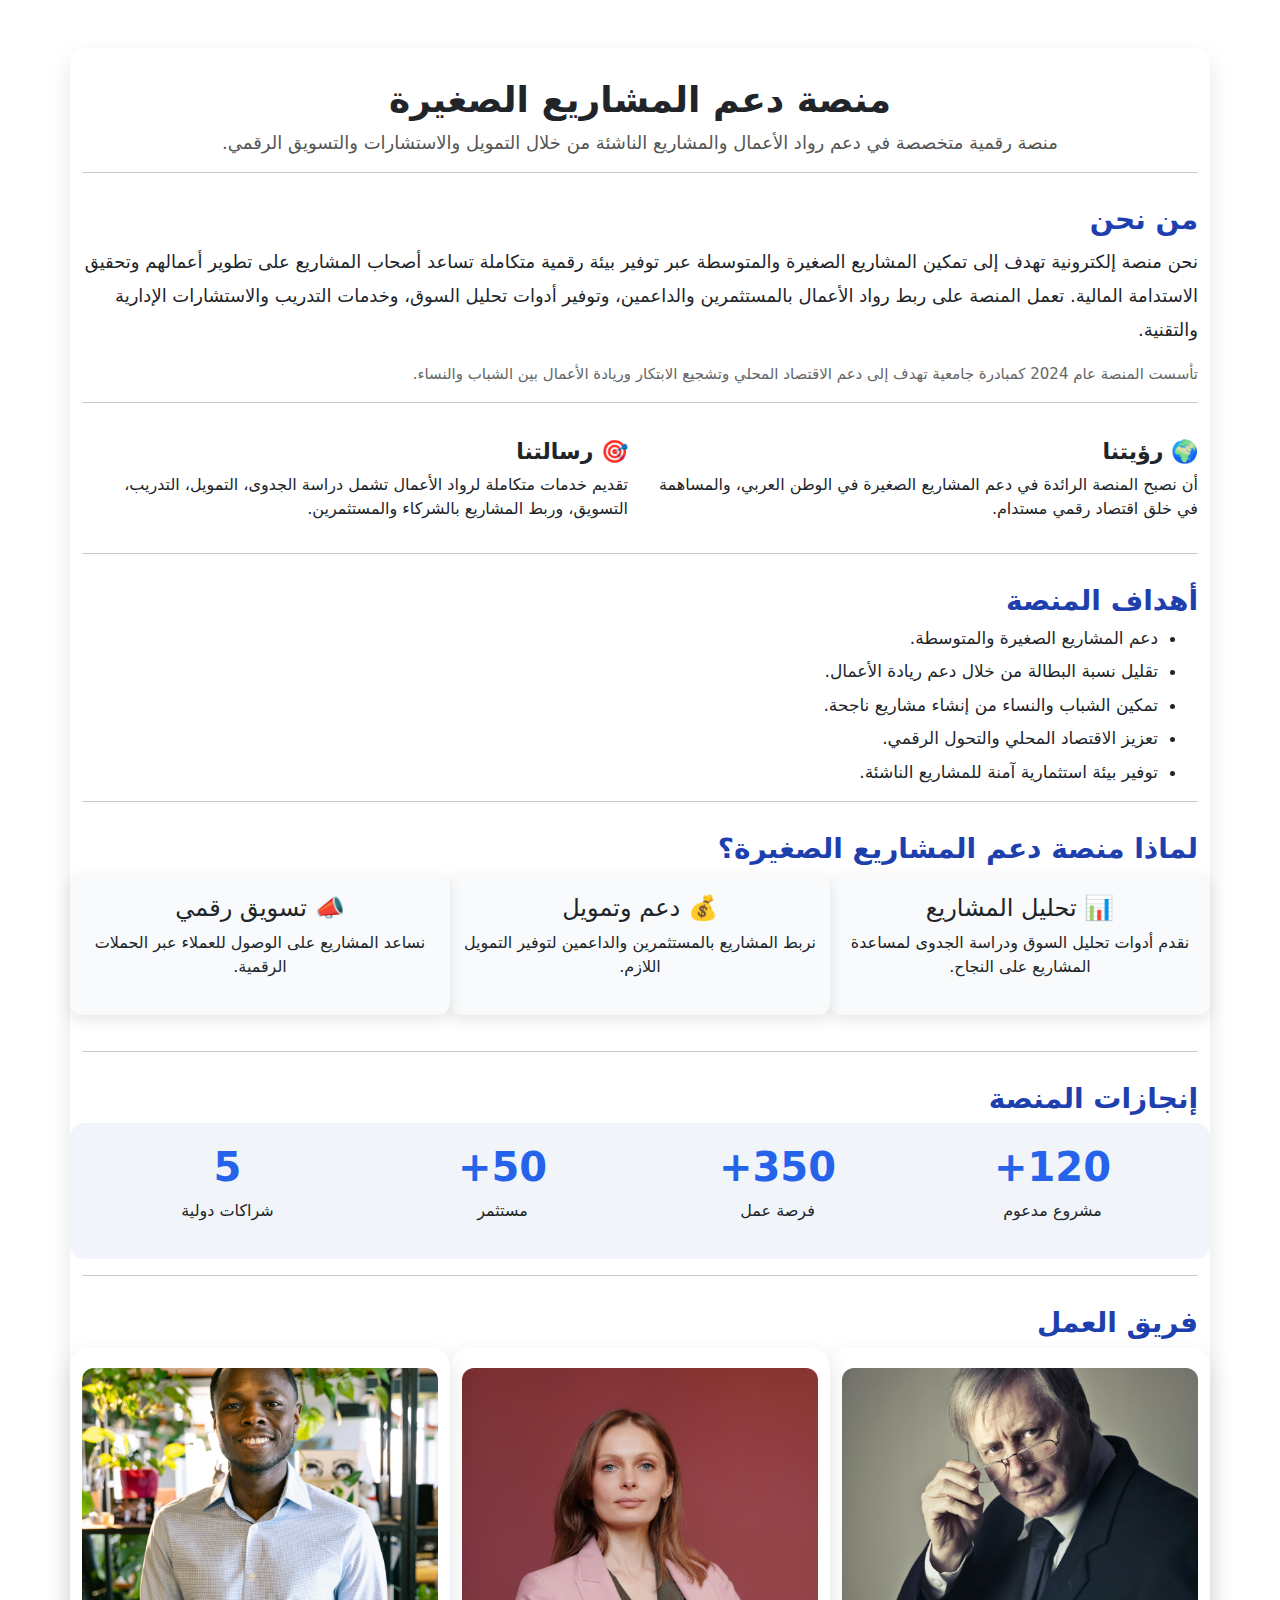
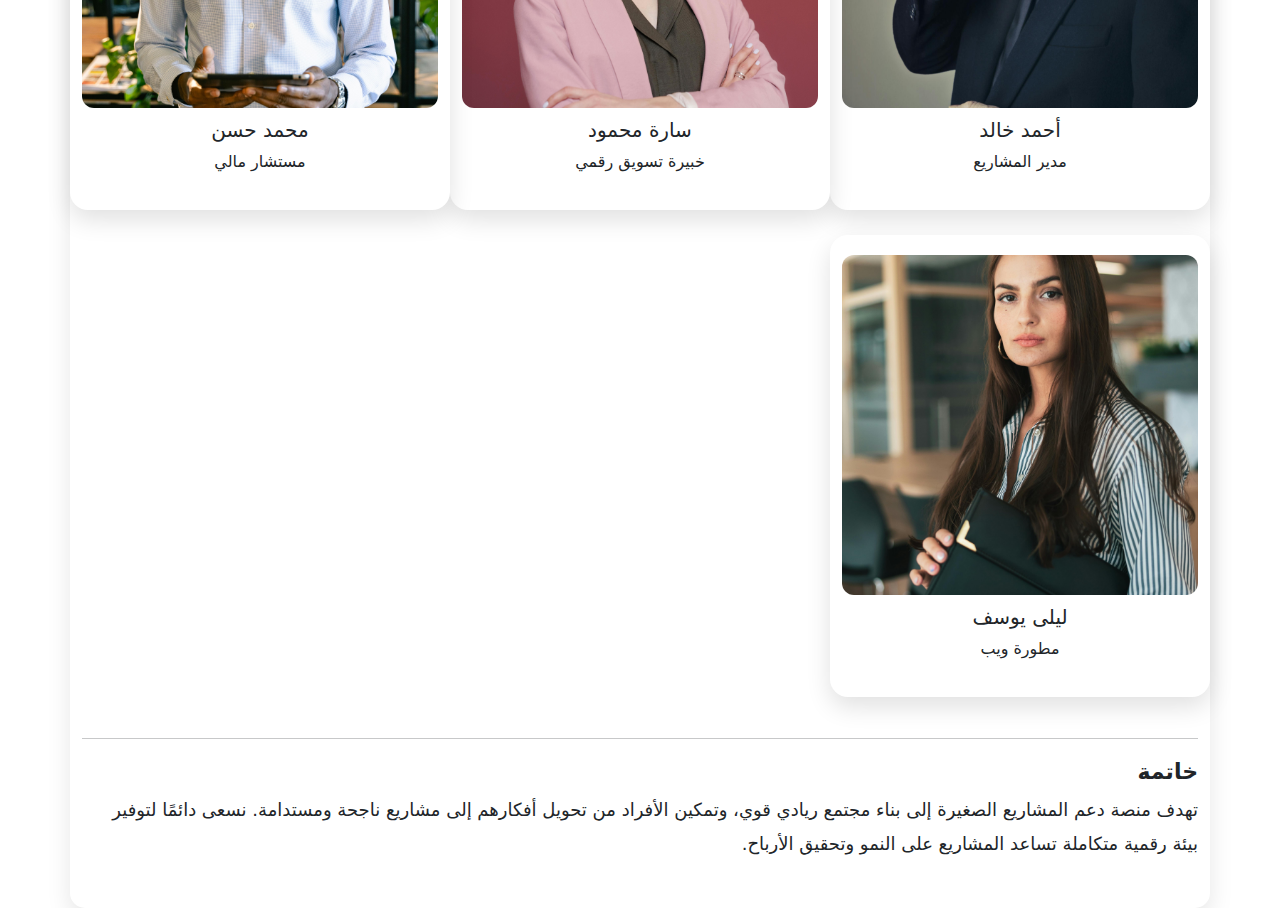
<file: about.html>
<!DOCTYPE html>
<html lang="ar">
<head>
<meta charset="UTF-8">
<title>من نحن - منصة دعم المشاريع الصغيرة</title>
<link rel="stylesheet" href="css/style.css">
<link rel="stylesheet" href="https://cdn.jsdelivr.net/npm/bootstrap@5.3.2/dist/css/bootstrap.min.css">
</head>

<body>

<div class="container mt-5 about-page">

<!-- MAIN TITLE -->
<h1 class="text-center main-title">منصة دعم المشاريع الصغيرة</h1>
<p class="text-center subtitle">
منصة رقمية متخصصة في دعم رواد الأعمال والمشاريع الناشئة من خلال التمويل والاستشارات والتسويق الرقمي.
</p>

<hr>

<!-- WHO WE ARE -->
<h2 class="section-title">من نحن</h2>
<p class="big-text">
نحن منصة إلكترونية تهدف إلى تمكين المشاريع الصغيرة والمتوسطة عبر توفير بيئة رقمية متكاملة تساعد أصحاب المشاريع
على تطوير أعمالهم وتحقيق الاستدامة المالية. تعمل المنصة على ربط رواد الأعمال بالمستثمرين والداعمين، 
وتوفير أدوات تحليل السوق، وخدمات التدريب والاستشارات الإدارية والتقنية.
</p>

<p class="small-text">
تأسست المنصة عام 2024 كمبادرة جامعية تهدف إلى دعم الاقتصاد المحلي وتشجيع الابتكار وريادة الأعمال بين الشباب والنساء.
</p>

<hr>

<!-- VISION & MISSION -->
<div class="row">
<div class="col-md-6">
<h3 class="section-subtitle">🌍 رؤيتنا</h3>
<p>
أن نصبح المنصة الرائدة في دعم المشاريع الصغيرة في الوطن العربي، والمساهمة في خلق اقتصاد رقمي مستدام.
</p>
</div>

<div class="col-md-6">
<h3 class="section-subtitle">🎯 رسالتنا</h3>
<p>
تقديم خدمات متكاملة لرواد الأعمال تشمل دراسة الجدوى، التمويل، التدريب، التسويق، وربط المشاريع بالشركاء والمستثمرين.
</p>
</div>
</div>

<hr>

<!-- OBJECTIVES -->
<h2 class="section-title">أهداف المنصة</h2>
<ul class="about-list">
<li>دعم المشاريع الصغيرة والمتوسطة.</li>
<li>تقليل نسبة البطالة من خلال دعم ريادة الأعمال.</li>
<li>تمكين الشباب والنساء من إنشاء مشاريع ناجحة.</li>
<li>تعزيز الاقتصاد المحلي والتحول الرقمي.</li>
<li>توفير بيئة استثمارية آمنة للمشاريع الناشئة.</li>
</ul>

<hr>

<!-- WHY US -->
<h2 class="section-title">لماذا منصة دعم المشاريع الصغيرة؟</h2>

<div class="row text-center why-us">
<div class="col-md-4 why-box">
<h4>📊 تحليل المشاريع</h4>
<p>نقدم أدوات تحليل السوق ودراسة الجدوى لمساعدة المشاريع على النجاح.</p>
</div>

<div class="col-md-4 why-box">
<h4>💰 دعم وتمويل</h4>
<p>نربط المشاريع بالمستثمرين والداعمين لتوفير التمويل اللازم.</p>
</div>

<div class="col-md-4 why-box">
<h4>📣 تسويق رقمي</h4>
<p>نساعد المشاريع على الوصول للعملاء عبر الحملات الرقمية.</p>
</div>
</div>

<hr>

<!-- STATISTICS -->
<h2 class="section-title">إنجازات المنصة</h2>

<div class="row stats-box text-center">
<div class="col-md-3 stat-item">
<h1>120+</h1>
<p>مشروع مدعوم</p>
</div>

<div class="col-md-3 stat-item">
<h1>350+</h1>
<p>فرصة عمل</p>
</div>

<div class="col-md-3 stat-item">
<h1>50+</h1>
<p>مستثمر</p>
</div>

<div class="col-md-3 stat-item">
<h1>5</h1>
<p>شراكات دولية</p>
</div>
</div>

<hr>

<!-- TEAM -->
<h2 class="section-title">فريق العمل</h2>

<div class="row text-center">

<div class="col-md-4 team-card">
<img src="assets/images/team1.jpg">
<h5>أحمد خالد</h5>
<p>مدير المشاريع</p>
</div>

<div class="col-md-4 team-card">
<img src="assets/images/team2.jpg">
<h5>سارة محمود</h5>
<p>خبيرة تسويق رقمي</p>
</div>

<div class="col-md-4 team-card">
<img src="assets/images/team3.jpg">
<h5>محمد حسن</h5>
<p>مستشار مالي</p>
</div>

<div class="col-md-4 team-card">
<img src="assets/images/team4.jpg">
<h5>ليلى يوسف</h5>
<p>مطورة ويب</p>
</div>

</div>

<hr>

<!-- FOOTER TEXT -->
<h3 class="section-subtitle">خاتمة</h3>
<p class="big-text">
تهدف منصة دعم المشاريع الصغيرة إلى بناء مجتمع ريادي قوي، وتمكين الأفراد من تحويل أفكارهم إلى مشاريع ناجحة ومستدامة.
نسعى دائمًا لتوفير بيئة رقمية متكاملة تساعد المشاريع على النمو وتحقيق الأرباح.
</p>

</div>

</body>
</html>
</file>
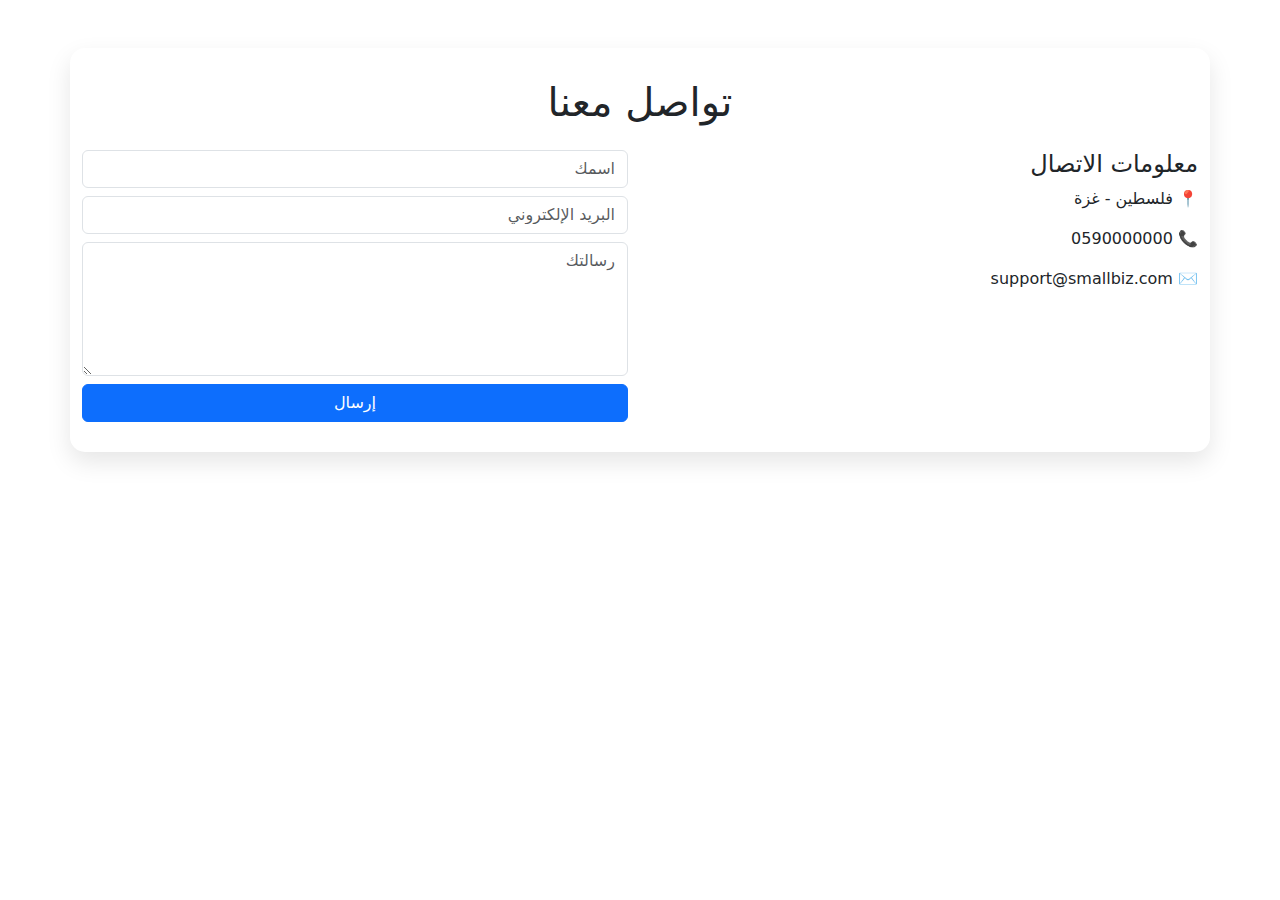
<file: contact.html>
<!DOCTYPE html>
<html lang="ar">
<head>
<meta charset="UTF-8">
<title>تواصل معنا</title>
<link rel="stylesheet" href="css/style.css">
<link rel="stylesheet" href="https://cdn.jsdelivr.net/npm/bootstrap@5.3.2/dist/css/bootstrap.min.css">
</head>

<body>

<div class="container mt-5 contact-box">
<h1 class="text-center mb-4">تواصل معنا</h1>

<div class="row">

<div class="col-md-6">
<h4>معلومات الاتصال</h4>
<p>📍 فلسطين - غزة</p>
<p>📞 0590000000</p>
<p>✉️ support@smallbiz.com</p>
</div>

<div class="col-md-6">
<form id="contactForm">
<input type="text" class="form-control mb-2" placeholder="اسمك">
<input type="email" class="form-control mb-2" placeholder="البريد الإلكتروني">
<textarea class="form-control mb-2" rows="5" placeholder="رسالتك"></textarea>
<button class="btn btn-primary w-100">إرسال</button>
</form>
</div>

</div>
</div>

<script src="js/main.js"></script>
</body>
</html>
</file>
<file: css/style.css>
body {
  font-family: Cairo;
  direction: rtl;
  background: #f5f7fb;
}

/* NAVBAR */
.main-nav {
  background: linear-gradient(90deg, #0f172a, #2563eb);
}

/* HERO */
.hero {
  background: url("../assets/images/hero.jpg");
  height: 70vh;
  background-size: cover;
}
.hero-overlay {
  background: rgba(0,0,0,0.7);
  height: 100%;
  display: flex;
  align-items: center;
  justify-content: center;
  color: white;
}

/* Services */
.service-box {
  background: white;
  padding: 20px;
  border-radius: 12px;
  box-shadow: 0 5px 20px rgba(0,0,0,0.1);
}

/* Projects */
.project-detail {
  background: white;
  padding: 20px;
  margin: 15px 0;
  border-radius: 12px;
  box-shadow: 0 5px 15px rgba(0,0,0,0.1);
}

/* Statistics */
.stats-section {
  background: white;
  padding: 50px;
  margin-top: 40px;
}
.stat-box {
  background: #f8fafc;
  padding: 20px;
  border-radius: 10px;
}

/* Footer */
.footer {
  background: #0f172a;
  color: white;
  padding: 15px;
  margin-top: 50px;
}

/* Dark Mode */
.dark {
  background: black;
  color: white;
}
/* BIG PROJECT CARDS */
.project-card-big {
  background: white;
  border-radius: 15px;
  box-shadow: 0 10px 25px rgba(0,0,0,0.1);
  overflow: hidden;
  transition: 0.3s;
}

.project-card-big img {
  width: 100%;
  height: 200px;
  object-fit: cover;
}

.project-card-big:hover {
  transform: translateY(-10px);
}

/* CONTACT BOX */
.contact-box {
  background: white;
  padding: 30px;
  border-radius: 15px;
  box-shadow: 0 10px 25px rgba(0,0,0,0.1);
}

/* ABOUT PAGE */
.about-page {
  background: white;
  padding: 30px;
  border-radius: 15px;
  box-shadow: 0 10px 25px rgba(0,0,0,0.1);
}

/* ABOUT PAGE DESIGN */
.main-title {
  font-size: 36px;
  font-weight: bold;
}

.subtitle {
  font-size: 18px;
  color: #555;
}

.section-title {
  font-size: 28px;
  margin-top: 30px;
  font-weight: bold;
  color: #1e40af;
}

.section-subtitle {
  font-size: 22px;
  font-weight: bold;
  margin-top: 20px;
}

.big-text {
  font-size: 18px;
  line-height: 1.9;
}

.small-text {
  font-size: 15px;
  color: #666;
}

.about-list li {
  font-size: 17px;
  margin-bottom: 8px;
}

/* WHY US BOX */
.why-box {
  background: #f8fafc;
  padding: 20px;
  border-radius: 12px;
  box-shadow: 0 5px 15px rgba(0,0,0,0.1);
  margin-bottom: 20px;
}

/* STATS */
.stats-box {
  background: #f1f5f9;
  padding: 20px;
  border-radius: 15px;
}

.stat-item h1 {
  font-size: 40px;
  color: #2563eb;
  font-weight: bold;
}

/* TEAM CARDS */
.team-card {
  background: white;
  padding: 20px;
  border-radius: 18px;
  box-shadow: 0 10px 25px rgba(0,0,0,0.12);
  margin-bottom: 25px;
  transition: 0.3s;
}

.team-card:hover {
  transform: translateY(-8px);
}

.team-card img {
  width: 100%;
  height: 340px;
  object-fit: cover;
  border-radius: 12px;
  margin-bottom: 10px;
}
/* PROJECTS PROFESSIONAL CARDS */
.project-card-pro {
  background: white;
  border-radius: 18px;
  box-shadow: 0 12px 30px rgba(0,0,0,0.12);
  overflow: hidden;
  transition: 0.3s;
}

.project-card-pro:hover {
  transform: translateY(-8px);
}

.project-card-pro img {
  width: 100%;
  height: 220px;
  object-fit: cover;
}

.project-desc {
  font-size: 15px;
  color: #444;
  margin-bottom: 10px;
}
</file>
